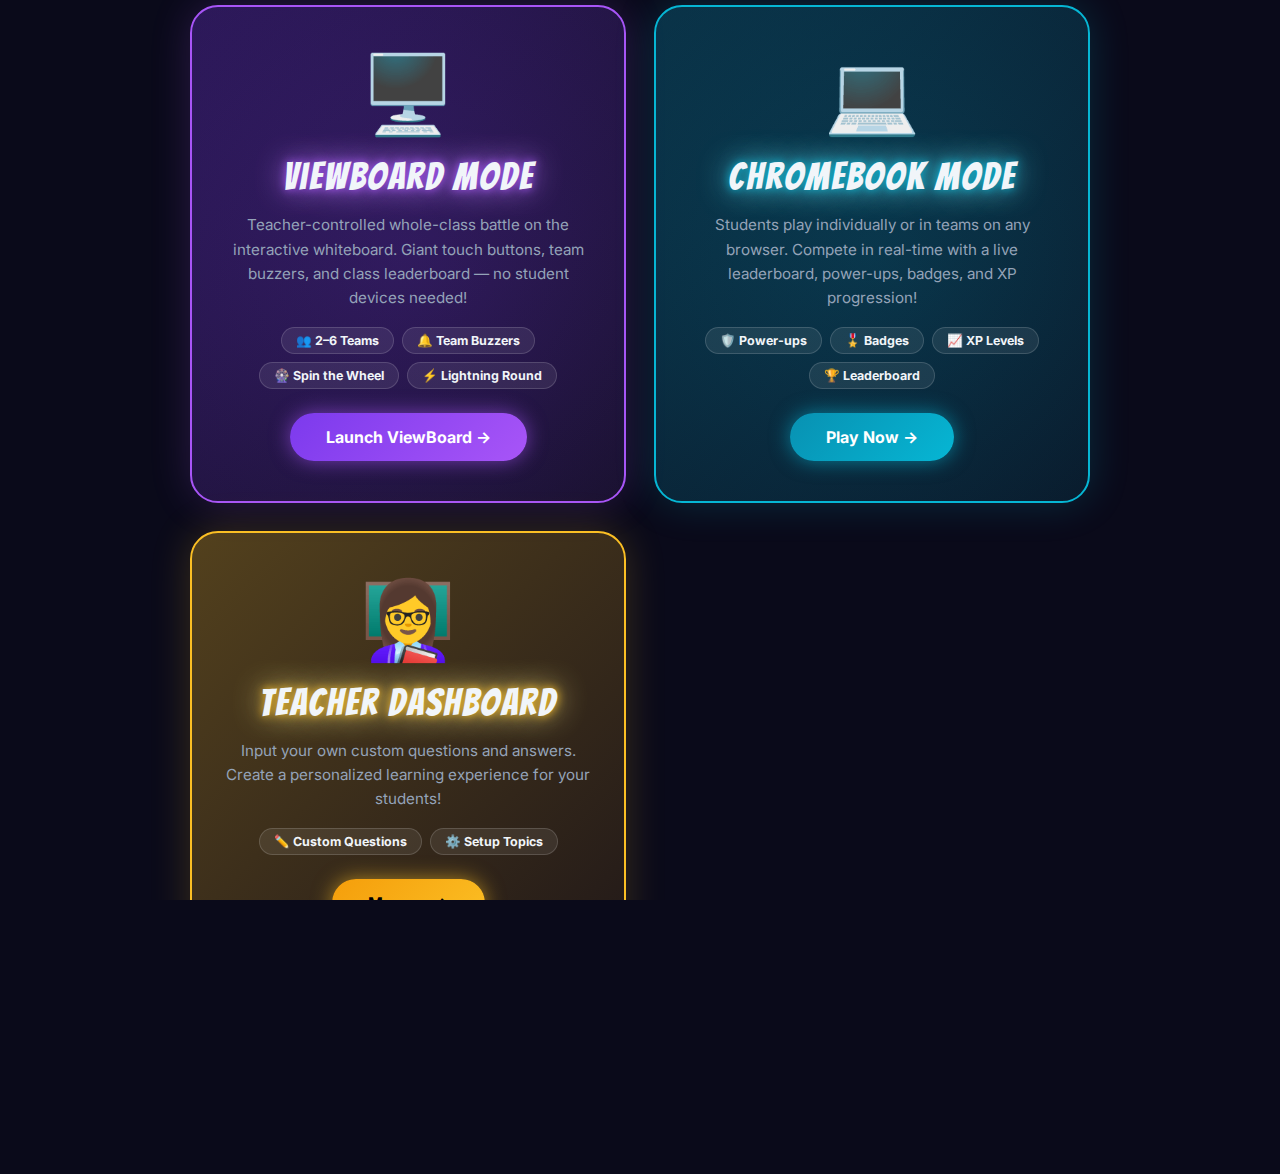
<file: index.html>
<!DOCTYPE html>
<html lang="en">

<head>
  <meta charset="UTF-8">
  <meta name="viewport" content="width=device-width,initial-scale=1.0">
  <title>MATH MAYHEM — The Ultimate Classroom Battle</title>
  <meta name="description"
    content="A gamified classroom math battle game for elementary and middle school students. Play in ViewBoard mode or on Chromebooks!">
  <link rel="stylesheet" href="css/style.css">
  <style>
    body {
      display: flex;
      flex-direction: column;
      align-items: center;
      justify-content: center;
      min-height: 100vh;
      padding: 24px;
    }

    /* Hero title */
    .hero-title {
      font-family: 'Bangers', cursive;
      font-size: clamp(3.5rem, 10vw, 9rem);
      letter-spacing: 4px;
      line-height: 1;
      text-align: center;
      background: linear-gradient(135deg, #a855f7, #06b6d4, #fbbf24);
      -webkit-background-clip: text;
      -webkit-text-fill-color: transparent;
      background-clip: text;
      background-size: 300%;
      animation: gradientShift 4s infinite;
      filter: drop-shadow(0 0 30px rgba(168, 85, 247, 0.5));
    }

    .hero-sub {
      font-family: 'Bangers', cursive;
      font-size: clamp(1rem, 3vw, 1.5rem);
      letter-spacing: 6px;
      color: var(--muted);
      text-transform: uppercase;
      text-align: center;
    }

    /* Mode cards */
    .mode-grid {
      display: grid;
      grid-template-columns: 1fr 1fr;
      gap: 28px;
      width: 100%;
      max-width: 900px;
      margin-top: 48px;
    }

    @media(max-width:640px) {
      .mode-grid {
        grid-template-columns: 1fr;
      }
    }

    .mode-card {
      position: relative;
      overflow: hidden;
      border-radius: 28px;
      padding: 40px 32px;
      border: 2px solid transparent;
      cursor: pointer;
      transition: transform 0.25s, box-shadow 0.25s;
      display: flex;
      flex-direction: column;
      align-items: center;
      gap: 16px;
      text-decoration: none;
      color: var(--white);
      min-height: 320px;
      justify-content: center;
    }

    .mode-card::before {
      content: '';
      position: absolute;
      inset: 0;
      z-index: 0;
      border-radius: inherit;
      opacity: 0.12;
      transition: opacity 0.3s;
    }

    .mode-card:hover {
      transform: scale(1.03);
    }

    .mode-card>* {
      position: relative;
      z-index: 1;
    }

    .mode-card.viewboard {
      background: linear-gradient(135deg, rgba(124, 58, 237, 0.3), rgba(168, 85, 247, 0.1));
      border-color: var(--purple);
      box-shadow: 0 0 40px rgba(168, 85, 247, 0.2);
    }

    .mode-card.viewboard:hover {
      box-shadow: 0 0 60px rgba(168, 85, 247, 0.5);
      border-color: var(--purple-glow);
    }

    .mode-card.viewboard::before {
      background: radial-gradient(circle at 50% 50%, #7c3aed, transparent);
      opacity: 0.15;
    }

    .mode-card.chromebook {
      background: linear-gradient(135deg, rgba(8, 145, 178, 0.3), rgba(6, 182, 212, 0.1));
      border-color: var(--cyan);
      box-shadow: 0 0 40px rgba(6, 182, 212, 0.2);
    }

    .mode-card.chromebook:hover {
      box-shadow: 0 0 60px rgba(6, 182, 212, 0.5);
      border-color: var(--cyan-glow);
    }

    .mode-card.chromebook::before {
      background: radial-gradient(circle at 50% 50%, #0891b2, transparent);
      opacity: 0.15;
    }

    .mode-icon {
      font-size: clamp(3rem, 6vw, 5rem);
      animation: float 3s infinite;
    }

    .mode-title {
      font-family: 'Bangers', cursive;
      font-size: clamp(1.6rem, 4vw, 2.4rem);
      letter-spacing: 2px;
      text-align: center;
    }

    .mode-desc {
      font-size: 0.95rem;
      color: var(--muted);
      text-align: center;
      line-height: 1.6;
    }

    .mode-pills {
      display: flex;
      flex-wrap: wrap;
      gap: 8px;
      justify-content: center;
    }

    .pill {
      padding: 5px 14px;
      border-radius: 50px;
      font-size: 0.78rem;
      font-weight: 700;
      background: rgba(255, 255, 255, 0.08);
      border: 1px solid rgba(255, 255, 255, 0.15);
    }

    .mode-cta {
      margin-top: 8px;
      padding: 14px 36px;
      border-radius: 50px;
      font-weight: 700;
      font-size: 1rem;
      border: none;
      cursor: pointer;
      transition: all 0.2s;
      color: #fff;
    }

    .viewboard .mode-cta {
      background: linear-gradient(135deg, #7c3aed, #a855f7);
      box-shadow: var(--glow-purple);
    }

    .viewboard .mode-cta:hover {
      box-shadow: 0 0 30px rgba(168, 85, 247, 0.8);
      transform: scale(1.05);
    }

    .chromebook .mode-cta {
      background: linear-gradient(135deg, #0891b2, #06b6d4);
      box-shadow: var(--glow-cyan);
    }

    .chromebook .mode-cta:hover {
      box-shadow: 0 0 30px rgba(6, 182, 212, 0.8);
      transform: scale(1.05);
    }

    /* Features row */
    .features {
      display: flex;
      gap: 24px;
      flex-wrap: wrap;
      justify-content: center;
      margin-top: 40px;
      max-width: 900px;
      width: 100%;
    }

    .feat {
      display: flex;
      align-items: center;
      gap: 10px;
      font-size: 0.9rem;
      color: var(--muted);
    }

    .feat span:first-child {
      font-size: 1.4rem;
    }

    /* Footer */
    footer {
      margin-top: 48px;
      color: var(--muted);
      font-size: 0.8rem;
      text-align: center;
    }
  </style>
</head>

<body>

  <!-- Stars background -->
  <div class="stars-bg" id="stars"></div>

  <!-- Branding -->
  <div style="text-align:center;margin-bottom:8px;">
    <div class="hero-title">MATH MAYHEM</div>
    <div class="hero-sub">The Ultimate Classroom Battle ⚡</div>
  </div>

  <!-- Grade badge -->
  <div style="display:flex;gap:12px;margin-top:16px;justify-content:center;flex-wrap:wrap;">
    <span class="pill" style="border-color:var(--purple);color:var(--purple);">⭐ Grades 4 – 8</span>
    <span class="pill" style="border-color:var(--gold);color:var(--gold);">💯 7 Math Topics</span>
    <span class="pill" style="border-color:var(--cyan);color:var(--cyan);">🏆 4 Difficulty Levels</span>
    <span class="pill" style="border-color:var(--green);color:var(--green);">🎮 Power-ups & Badges</span>
  </div>

  <!-- Mode selection -->
  <div class="mode-grid">

    <!-- ViewBoard Mode -->
    <a href="viewboard.html" class="mode-card viewboard">
      <div class="mode-icon">🖥️</div>
      <div class="mode-title glow-purple">ViewBoard Mode</div>
      <div class="mode-desc">
        Teacher-controlled whole-class battle on the interactive whiteboard.
        Giant touch buttons, team buzzers, and class leaderboard — no student devices needed!
      </div>
      <div class="mode-pills">
        <span class="pill">👥 2–6 Teams</span>
        <span class="pill">🔔 Team Buzzers</span>
        <span class="pill">🎡 Spin the Wheel</span>
        <span class="pill">⚡ Lightning Round</span>
      </div>
      <button class="mode-cta">Launch ViewBoard →</button>
    </a>

    <!-- Chromebook Mode -->
    <a href="chromebook.html" class="mode-card chromebook">
      <div class="mode-icon" style="animation-delay:1s">💻</div>
      <div class="mode-title glow-cyan">Chromebook Mode</div>
      <div class="mode-desc">
        Students play individually or in teams on any browser.
        Compete in real-time with a live leaderboard, power-ups, badges, and XP progression!
      </div>
      <div class="mode-pills">
        <span class="pill">🛡️ Power-ups</span>
        <span class="pill">🎖️ Badges</span>
        <span class="pill">📈 XP Levels</span>
        <span class="pill">🏆 Leaderboard</span>
      </div>
      <button class="mode-cta">Play Now →</button>
      <!-- Teacher Mode -->
      <a href="teacher.html" class="mode-card"
        style="background:linear-gradient(135deg,rgba(251,191,36,0.3),rgba(245,158,11,0.1)); border-color:var(--gold); box-shadow:0 0 40px rgba(251,191,36,0.2);">
        <div class="mode-icon" style="animation-delay:2s">👩‍🏫</div>
        <div class="mode-title glow-gold">Teacher Dashboard</div>
        <div class="mode-desc">
          Input your own custom questions and answers. Create a personalized learning experience for your students!
        </div>
        <div class="mode-pills">
          <span class="pill">✏️ Custom Questions</span>
          <span class="pill">⚙️ Setup Topics</span>
        </div>
        <button class="mode-cta"
          style="background:linear-gradient(135deg,#f59e0b,#fbbf24); box-shadow:var(--glow-gold); color:#000;">Manage
          →</button>
      </a>

  </div>

  <!-- Feature row -->
  <div class="features">
    <div class="feat"><span>⏱️</span><span>Countdown timers &amp; speed bonuses</span></div>
    <div class="feat"><span>🔥</span><span>Streak multipliers — up to 2×!</span></div>
    <div class="feat"><span>🎵</span><span>Sound effects built-in (no files needed)</span></div>
    <div class="feat"><span>🌐</span><span>Works offline — no internet required</span></div>
    <div class="feat"><span>📱</span><span>Touch-optimized for every screen size</span></div>
  </div>

  <footer>MATH MAYHEM &copy; 2026 &nbsp;|&nbsp; Built for classrooms, grades 4–8</footer>

  <script>
    // Generate starfield
    const starsBg = document.getElementById('stars');
    for (let i = 0; i < 120; i++) {
      const s = document.createElement('div');
      s.className = 'star-dot';
      const size = Math.random() * 2.5 + 0.5;
      Object.assign(s.style, {
        width: size + 'px', height: size + 'px',
        left: Math.random() * 100 + '%',
        top: Math.random() * 100 + '%',
        animationDelay: Math.random() * 3 + 's',
        animationDuration: (2 + Math.random() * 3) + 's'
      });
      starsBg.appendChild(s);
    }
  </script>
</body>

</html>
</file>
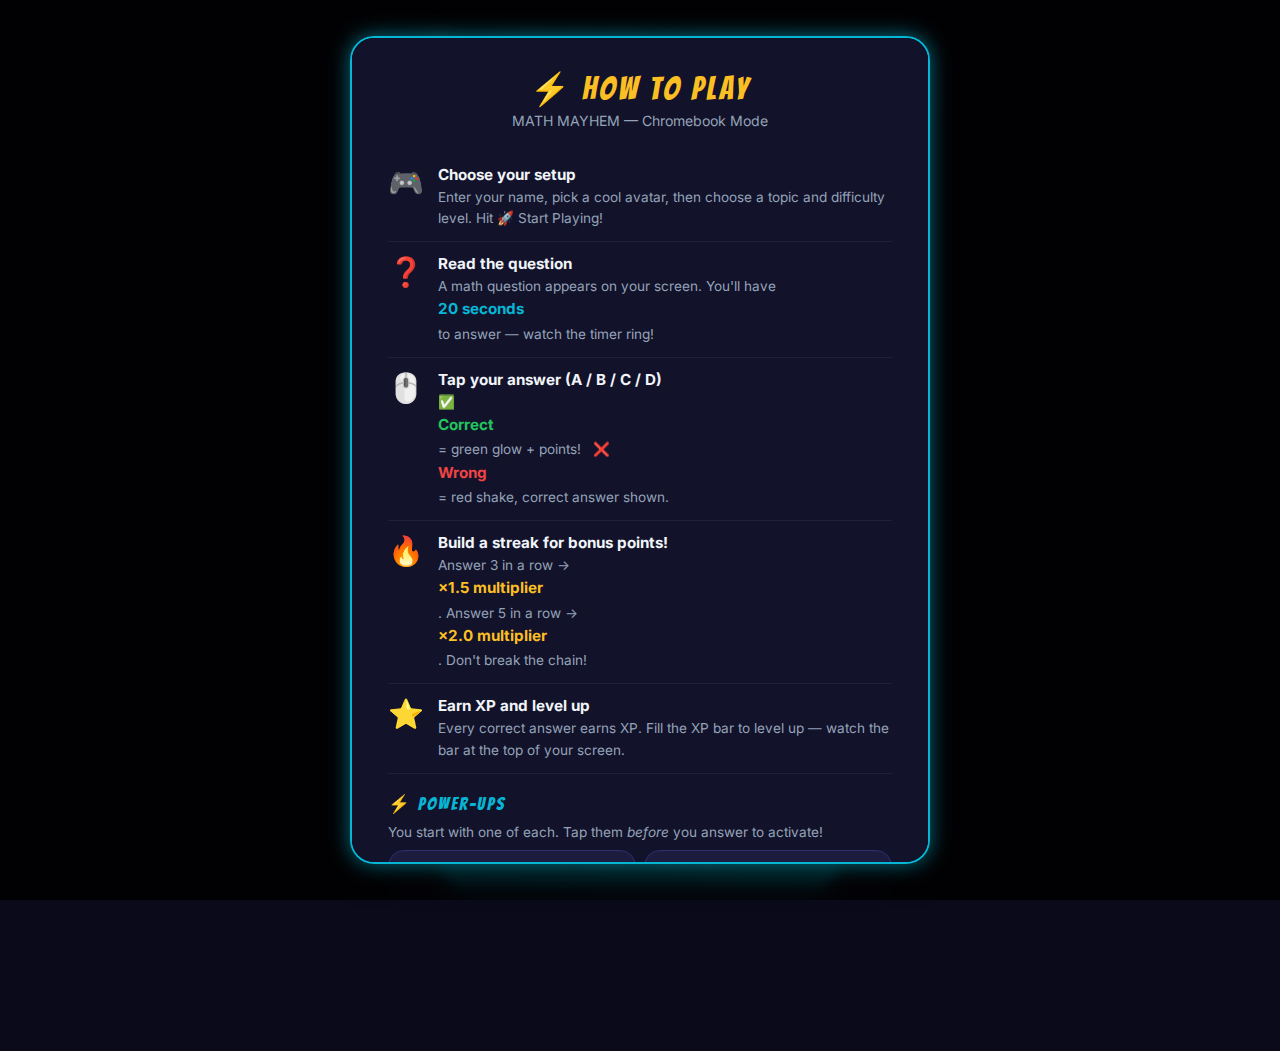
<file: chromebook.html>
<!DOCTYPE html>
<html lang="en">

<head>
    <meta charset="UTF-8">
    <meta name="viewport" content="width=device-width,initial-scale=1.0">
    <title>MATH MAYHEM — Chromebook Mode</title>
    <meta name="description"
        content="Chromebook student mode for MATH MAYHEM. Play individually or in teams on any browser.">
    <link rel="stylesheet" href="css/style.css">
    <style>
        body {
            min-height: 100vh;
            display: flex;
            flex-direction: column;
        }

        /* ─── LOGIN ─── */
        #screen-login {
            flex: 1;
            display: flex;
            flex-direction: column;
            align-items: center;
            justify-content: center;
            padding: 32px;
            gap: 24px;
        }

        .login-card {
            background: var(--surface);
            border: 1px solid var(--border);
            border-radius: var(--radius-lg);
            padding: 40px;
            width: 100%;
            max-width: 480px;
            box-shadow: var(--shadow), 0 0 60px rgba(6, 182, 212, 0.1);
        }

        .avatar-grid {
            display: grid;
            grid-template-columns: repeat(6, 1fr);
            gap: 8px;
        }

        .av-btn {
            font-size: 1.8rem;
            background: var(--surface2);
            border: 2px solid var(--border);
            border-radius: var(--radius);
            padding: 8px;
            cursor: pointer;
            transition: all 0.2s;
        }

        .av-btn:hover,
        .av-btn.selected {
            border-color: var(--cyan);
            background: rgba(6, 182, 212, 0.12);
            transform: scale(1.15);
        }

        /* ─── GAME ─── */
        #screen-game {
            display: none;
            flex: 1;
            flex-direction: column;
        }

        .cb-topbar {
            display: flex;
            align-items: center;
            gap: 12px;
            padding: 10px 20px;
            background: var(--surface);
            border-bottom: 1px solid var(--border);
            flex-wrap: wrap;
        }

        .cb-player-chip {
            display: flex;
            align-items: center;
            gap: 8px;
            font-weight: 700;
        }

        .cb-main {
            flex: 1;
            display: flex;
            gap: 0;
            overflow: hidden;
            min-height: 0;
        }

        .cb-play-area {
            flex: 1;
            display: flex;
            flex-direction: column;
            padding: 20px;
            gap: 16px;
            overflow-y: auto;
        }

        .cb-sidebar {
            width: 240px;
            flex-shrink: 0;
            background: var(--surface);
            border-left: 1px solid var(--border);
            padding: 16px;
            display: flex;
            flex-direction: column;
            gap: 14px;
            overflow-y: auto;
        }

        @media(max-width:760px) {
            .cb-sidebar {
                display: none;
            }
        }

        /* Timer ring */
        .timer-ring-svg {
            transform: rotate(-90deg);
        }

        .timer-center {
            position: absolute;
            display: flex;
            align-items: center;
            justify-content: center;
            width: 100%;
            height: 100%;
        }

        /* Question card */
        .cb-q-card {
            background: var(--surface);
            border: 2px solid var(--cyan);
            border-radius: var(--radius-lg);
            padding: 28px 32px;
            box-shadow: var(--glow-cyan);
            text-align: center;
        }

        .cb-q-text {
            font-size: clamp(1.2rem, 3vw, 2rem);
            font-weight: 700;
            line-height: 1.4;
        }

        /* Answers */
        .cb-answers {
            display: grid;
            grid-template-columns: 1fr 1fr;
            gap: 12px;
        }

        @media(max-width:500px) {
            .cb-answers {
                grid-template-columns: 1fr;
            }
        }

        /* Power-up bar */
        .pu-bar {
            display: flex;
            gap: 10px;
            justify-content: center;
            flex-wrap: wrap;
            padding: 8px;
            background: var(--surface);
            border-radius: var(--radius);
            border: 1px solid var(--border);
        }

        /* ─── LEADERBOARD OVERLAY ─── */
        #lb-overlay {
            display: none;
        }

        #lb-overlay .modal {
            max-width: 440px;
        }

        /* ─── END ─── */
        #screen-end {
            display: none;
            flex: 1;
            flex-direction: column;
            align-items: center;
            justify-content: center;
            padding: 32px;
            gap: 24px;
        }

        .end-big {
            font-family: 'Bangers', cursive;
            font-size: clamp(2.5rem, 8vw, 5.5rem);
            letter-spacing: 3px;
            text-align: center;
        }

        /* Badge notification */
        .badge-notif {
            position: fixed;
            top: 80px;
            left: 50%;
            transform: translateX(-50%);
            z-index: 6000;
            background: var(--surface2);
            border: 2px solid var(--gold);
            border-radius: var(--radius-lg);
            padding: 16px 28px;
            text-align: center;
            box-shadow: var(--glow-gold);
            animation: badgePop 0.5s cubic-bezier(0.34, 1.56, 0.64, 1);
            pointer-events: none;
        }

        .badge-notif .b-icon {
            font-size: 2.5rem;
        }

        .badge-notif .b-name {
            font-family: 'Bangers', cursive;
            font-size: 1.4rem;
            color: var(--gold);
            letter-spacing: 1px;
        }

        .badge-notif .b-desc {
            font-size: 0.85rem;
            color: var(--muted);
        }

        /* Points popup */
        .pts-popup {
            position: fixed;
            pointer-events: none;
            z-index: 5500;
            font-family: 'Bangers', cursive;
            font-size: 2rem;
            color: var(--gold);
            text-shadow: var(--glow-gold);
            animation: ptsFloat 1.2s ease forwards;
            top: 50%;
            left: 50%;
            transform: translate(-50%, -50%);
        }

        @keyframes ptsFloat {
            0% {
                opacity: 1;
                transform: translate(-50%, -50%);
            }

            100% {
                opacity: 0;
                transform: translate(-50%, -150%);
            }
        }

        /* ─── INSTRUCTION MODAL ─── */
        .instr-modal {
            display: none;
            position: fixed;
            inset: 0;
            z-index: 9000;
            background: rgba(0, 0, 0, 0.85);
            backdrop-filter: blur(6px);
            align-items: center;
            justify-content: center;
            padding: 20px;
        }

        .instr-modal.open {
            display: flex;
        }

        .instr-box {
            background: var(--surface);
            border: 2px solid var(--cyan);
            border-radius: var(--radius-lg);
            box-shadow: var(--glow-cyan), var(--shadow);
            padding: 32px 36px;
            max-width: 580px;
            width: 100%;
            max-height: 92vh;
            overflow-y: auto;
        }

        .instr-title {
            font-family: 'Bangers', cursive;
            font-size: 2rem;
            letter-spacing: 3px;
            color: var(--gold);
            text-align: center;
            margin-bottom: 4px;
        }

        .instr-subtitle {
            text-align: center;
            color: var(--muted);
            font-size: 0.88rem;
            margin-bottom: 24px;
        }

        .instr-step {
            display: flex;
            gap: 14px;
            align-items: flex-start;
            padding: 12px 0;
            border-bottom: 1px solid rgba(255, 255, 255, 0.06);
        }

        .instr-step:last-child {
            border-bottom: none;
        }

        .instr-step .step-icon {
            font-size: 1.8rem;
            flex-shrink: 0;
            width: 36px;
            text-align: center;
        }

        .instr-step .step-body strong {
            display: block;
            font-size: 0.95rem;
            color: var(--white);
            margin-bottom: 3px;
        }

        .instr-step .step-body p {
            color: var(--muted);
            font-size: 0.85rem;
            line-height: 1.55;
            margin: 0;
        }

        .instr-h3 {
            font-family: 'Bangers', cursive;
            font-size: 1.1rem;
            letter-spacing: 2px;
            color: var(--cyan);
            margin: 20px 0 10px;
        }

        .pu-grid {
            display: grid;
            grid-template-columns: 1fr 1fr;
            gap: 8px;
        }

        .pu-card {
            background: var(--surface2);
            border: 1px solid var(--border);
            border-radius: var(--radius);
            padding: 10px 12px;
            font-size: 0.83rem;
        }

        .pu-card .pu-name {
            font-weight: 700;
            color: var(--white);
            margin-bottom: 3px;
        }

        .pu-card .pu-desc {
            color: var(--muted);
        }

        .hint-box {
            background: rgba(168, 85, 247, 0.1);
            border-left: 3px solid var(--purple);
            border-radius: 0 var(--radius) var(--radius) 0;
            padding: 10px 14px;
            font-size: 0.85rem;
            color: var(--purple-glow);
            margin-top: 14px;
        }

        .help-btn {
            background: none;
            border: 1px solid var(--border);
            color: var(--muted);
            border-radius: 50%;
            width: 32px;
            height: 32px;
            font-size: 1rem;
            cursor: pointer;
            transition: all 0.2s;
            flex-shrink: 0;
        }

        .help-btn:hover {
            border-color: var(--cyan);
            color: var(--cyan);
        }
    </style>
</head>

<body>

    <div class="stars-bg" id="stars"></div>

    <!-- ═══════════════════════════════════════════════════
     SCREEN 1: LOGIN
════════════════════════════════════════════════════ -->
    <section id="screen-login">
        <div style="text-align:center;">
            <div style="font-family:'Bangers',cursive;font-size:clamp(2.5rem,7vw,5rem);letter-spacing:3px;"
                class="glow-cyan">⚡ MATH MAYHEM</div>
            <div style="font-family:'Bangers',cursive;font-size:1.1rem;color:var(--muted);letter-spacing:4px;">
                CHROMEBOOK MODE</div>
        </div>

        <div class="login-card">
            <div
                style="font-family:'Bangers',cursive;font-size:1.5rem;letter-spacing:2px;margin-bottom:20px;color:var(--cyan);">
                PLAYER SETUP</div>

            <div style="display:flex;flex-direction:column;gap:16px;">
                <div>
                    <label class="label">🎮 Your Name</label>
                    <input class="input-field" id="player-name" placeholder="Enter your name..." maxlength="20">
                </div>

                <div>
                    <label class="label">🎭 Pick Your Avatar</label>
                    <div class="avatar-grid" id="avatar-grid"></div>
                </div>

                <div>
                    <label class="label">📚 Math Topic</label>
                    <select class="select-field" id="cb-topic">
                        <option value="all">🌀 All Topics (Mixed)</option>
                        <option value="addition">➕ Addition &amp; Subtraction</option>
                        <option value="multiplication">✖️ Multiplication &amp; Division</option>
                        <option value="fractions">🍕 Fractions</option>
                        <option value="decimals">💧 Decimals</option>
                        <option value="algebra">🔢 Algebra</option>
                        <option value="word_problems">📖 Word Problems</option>
                        <option value="custom">🛠️ Teacher Custom Questions</option>
                    </select>
                </div>

                <div class="grid-2">
                    <div>
                        <label class="label">⭐ Level</label>
                        <select class="select-field" id="cb-level">
                            <option value="1">⭐ Rookie</option>
                            <option value="2" selected>⭐⭐ Challenger</option>
                            <option value="3">⭐⭐⭐ Elite</option>
                            <option value="4">💥 MAYHEM</option>
                        </select>
                    </div>
                    <div>
                        <label class="label">❓ Questions</label>
                        <select class="select-field" id="cb-qcount">
                            <option value="5">5 Quick</option>
                            <option value="10" selected>10 Standard</option>
                            <option value="15">15 Extended</option>
                        </select>
                    </div>
                </div>

                <button class="btn btn-cyan btn-lg w-full" id="btn-cb-start" onclick="startCBGame()"
                    style="margin-top:8px;">
                    🚀 Start Playing!
                </button>
                <button class="btn btn-ghost w-full" style="padding:10px;"
                    onclick="document.getElementById('cb-instr-modal').classList.add('open')">
                    ❓ How to Play
                </button>
                <a href="index.html" style="display:block;text-align:center;font-size:0.85rem;color:var(--muted);">←
                    Back to Mode Select</a>
            </div>
        </div>
    </section>

    <!-- ═══════════════════════════════════════════════════
     SCREEN 2: GAME
════════════════════════════════════════════════════ -->
    <section id="screen-game">
        <!-- Top bar -->
        <div class="cb-topbar">
            <div class="cb-player-chip">
                <span id="cb-avatar" style="font-size:1.6rem;">🧑</span>
                <span id="cb-pname" style="font-size:1rem;">Player</span>
            </div>
            <div class="score-badge">
                ⭐ <span id="cb-score">0</span> pts
            </div>
            <div class="streak-flame" id="cb-streak-display"></div>
            <div style="flex:1;"></div>
            <div style="font-size:0.85rem;color:var(--muted);" id="cb-qnum">Q 1/10</div>
            <button class="help-btn" title="How to Play"
                onclick="document.getElementById('cb-instr-modal').classList.add('open')">?</button>
            <div class="xp-bar-wrap" style="width:140px;">
                <div class="xp-bar-label">
                    <span id="cb-level-label">Lv 1</span>
                    <span id="cb-xp-label">0 XP</span>
                </div>
                <div class="xp-bar">
                    <div class="xp-fill" id="cb-xp-fill" style="width:0%;"></div>
                </div>
            </div>
        </div>

        <!-- Main -->
        <div class="cb-main">
            <div class="cb-play-area">
                <!-- Timer + question -->
                <div style="display:flex;align-items:flex-start;gap:16px;">
                    <!-- Timer ring -->
                    <div class="timer-ring-wrap" style="width:90px;height:90px;flex-shrink:0;">
                        <svg class="timer-ring-svg" width="90" height="90">
                            <circle class="timer-bg" cx="45" cy="45" r="38" />
                            <circle class="timer-bar" id="cb-timer-circle" cx="45" cy="45" r="38" stroke-dasharray="239"
                                stroke-dashoffset="0" />
                        </svg>
                        <div class="timer-center">
                            <div id="cb-timer-num" class="timer-label" style="font-size:1.8rem;">20</div>
                        </div>
                    </div>
                    <!-- Question card -->
                    <div class="cb-q-card" style="flex:1;">
                        <div id="cb-q-text" class="cb-q-text">Loading...</div>
                    </div>
                </div>

                <!-- Active power-up indicator -->
                <div id="cb-active-pu-bar"
                    style="display:none;text-align:center;padding:10px;border-radius:var(--radius);border:2px solid var(--gold);background:rgba(251,191,36,0.08);color:var(--gold);font-weight:700;">
                    ✨ <span id="cb-active-pu-label">Power-up active!</span>
                </div>

                <!-- Answer buttons -->
                <div class="cb-answers" id="cb-answers"></div>

                <!-- Power-up bar -->
                <div class="pu-bar" id="cb-pu-bar"></div>
            </div>

            <!-- Sidebar -->
            <aside class="cb-sidebar">
                <div style="font-family:'Bangers',cursive;font-size:1.1rem;letter-spacing:2px;color:var(--muted);">
                    LEADERBOARD</div>
                <div id="cb-lb-sidebar" class="scroll-list" style="max-height:none;"></div>
                <hr class="neon-divider" style="margin:4px 0;">
                <div style="font-family:'Bangers',cursive;font-size:1.1rem;letter-spacing:2px;color:var(--muted);">YOUR
                    BADGES</div>
                <div id="cb-badges-sidebar" style="display:flex;flex-wrap:wrap;gap:8px;"></div>
            </aside>
        </div>
    </section>

    <!-- ─── Leaderboard Overlay (mid-game) ─── -->
    <div class="overlay" id="lb-overlay" style="display:none;">
        <div class="modal text-center" style="max-width:440px;">
            <div
                style="font-family:'Bangers',cursive;font-size:2rem;letter-spacing:2px;color:var(--gold);margin-bottom:16px;">
                🏆 LEADERBOARD</div>
            <div id="lb-overlay-list" class="scroll-list" style="max-height:50vh;"></div>
            <button class="btn btn-cyan btn-lg w-full mt-4" onclick="closeLB()">Continue Playing →</button>
        </div>
    </div>

    <!-- ═══════════════════════════════════════════════════
     SCREEN 3: END
════════════════════════════════════════════════════ -->
    <section id="screen-end">
        <div class="end-big" id="end-headline">🎉 GAME COMPLETE!</div>
        <div id="end-podium" class="podium-wrap"></div>
        <div class="card text-center" style="max-width:480px;width:100%;">
            <div id="end-player-summary"></div>
        </div>
        <div id="end-badges" style="display:flex;flex-wrap:wrap;gap:10px;justify-content:center;max-width:600px;"></div>
        <div id="end-all-lb" class="scroll-list" style="width:100%;max-width:500px;"></div>
        <div style="display:flex;gap:16px;flex-wrap:wrap;justify-content:center;">
            <button class="btn btn-cyan btn-lg" onclick="location.href='chromebook.html'">🔄 Play Again</button>
            <button class="btn btn-ghost btn-lg" onclick="location.href='index.html'">🏠 Home</button>
        </div>
    </section>

    <!-- ═══════════════════════════════════════════════════
     STUDENT INSTRUCTIONS MODAL
════════════════════════════════════════════════════ -->
    <div class="instr-modal open" id="cb-instr-modal">
        <div class="instr-box">
            <div class="instr-title">⚡ HOW TO PLAY</div>
            <div class="instr-subtitle">MATH MAYHEM — Chromebook Mode</div>

            <!-- Steps -->
            <div class="instr-step">
                <div class="step-icon">🎮</div>
                <div class="step-body">
                    <strong>Choose your setup</strong>
                    <p>Enter your name, pick a cool avatar, then choose a topic and difficulty level. Hit 🚀 Start
                        Playing!</p>
                </div>
            </div>
            <div class="instr-step">
                <div class="step-icon">❓</div>
                <div class="step-body">
                    <strong>Read the question</strong>
                    <p>A math question appears on your screen. You'll have <strong style="color:var(--cyan);">20
                            seconds</strong> to answer — watch the timer ring!</p>
                </div>
            </div>
            <div class="instr-step">
                <div class="step-icon">🖱️</div>
                <div class="step-body">
                    <strong>Tap your answer (A / B / C / D)</strong>
                    <p>✅ <strong style="color:var(--green);">Correct</strong> = green glow + points! &nbsp; ❌ <strong
                            style="color:var(--red);">Wrong</strong> = red shake, correct answer shown.</p>
                </div>
            </div>
            <div class="instr-step">
                <div class="step-icon">🔥</div>
                <div class="step-body">
                    <strong>Build a streak for bonus points!</strong>
                    <p>Answer 3 in a row → <strong style="color:var(--gold);">×1.5 multiplier</strong>. Answer 5 in a
                        row → <strong style="color:var(--gold);">×2.0 multiplier</strong>. Don't break the chain!</p>
                </div>
            </div>
            <div class="instr-step">
                <div class="step-icon">⭐</div>
                <div class="step-body">
                    <strong>Earn XP and level up</strong>
                    <p>Every correct answer earns XP. Fill the XP bar to level up — watch the bar at the top of your
                        screen.</p>
                </div>
            </div>

            <!-- Power-ups -->
            <div class="instr-h3">⚡ POWER-UPS</div>
            <p style="color:var(--muted);font-size:0.85rem;margin-bottom:10px;">You start with one of each. Tap them
                <em>before</em> you answer to activate!
            </p>
            <div class="pu-grid">
                <div class="pu-card">
                    <div class="pu-name">🛡️ Shield</div>
                    <div class="pu-desc">Makes a wrong answer count as zero — safe miss!</div>
                </div>
                <div class="pu-card">
                    <div class="pu-name">⚡ Double Points</div>
                    <div class="pu-desc">Your next correct answer is worth 2× points.</div>
                </div>
                <div class="pu-card">
                    <div class="pu-name">❄️ Freeze</div>
                    <div class="pu-desc">Stops the countdown timer for 5 seconds.</div>
                </div>
                <div class="pu-card">
                    <div class="pu-name">💣 Bomb</div>
                    <div class="pu-desc">Blows up 2 wrong answers — only 2 choices left!</div>
                </div>
            </div>

            <!-- Badges -->
            <div class="instr-h3">🎖️ BADGES</div>
            <p style="color:var(--muted);font-size:0.85rem;">Earn badges during the game for special achievements:</p>
            <div style="display:flex;flex-wrap:wrap;gap:8px;margin-top:8px;">
                <span class="pill" style="border-color:var(--gold);color:var(--gold);">🔥 On Fire — 5 streak</span>
                <span class="pill" style="border-color:var(--cyan);color:var(--cyan);">⚡ Speed Demon — answer in
                    &lt;3s</span>
                <span class="pill" style="border-color:var(--green);color:var(--green);">🌟 Perfect Round — all
                    correct</span>
                <span class="pill" style="border-color:var(--purple);color:var(--purple);">👑 Champion — finish in 1st
                    place</span>
            </div>

            <div class="hint-box">💡 <strong>Pro tip:</strong> Use Bomb + Double Points together for massive points on a
                tricky question!</div>

            <div style="text-align:center;margin-top:24px;">
                <button class="btn btn-cyan btn-lg"
                    onclick="document.getElementById('cb-instr-modal').classList.remove('open')">
                    Let's Go! 🚀
                </button>
            </div>
        </div>
    </div>

    <!-- Scripts -->
    <script src="js/questions.js"></script>
    <script src="js/engine.js"></script>
    <script src="js/sounds.js"></script>
    <script src="js/confetti.js"></script>
    <script src="js/chromebook.js"></script>
    <script>
        // Stars
        const starsBg = document.getElementById('stars');
        for (let i = 0; i < 80; i++) {
            const s = document.createElement('div'); s.className = 'star-dot';
            const sz = Math.random() * 2 + 0.5;
            Object.assign(s.style, { width: sz + 'px', height: sz + 'px', left: Math.random() * 100 + '%', top: Math.random() * 100 + '%', animationDelay: Math.random() * 3 + 's', animationDuration: (2 + Math.random() * 3) + 's' });
            starsBg.appendChild(s);
        }
        initLogin();
    </script>
</body>

</html>
</file>
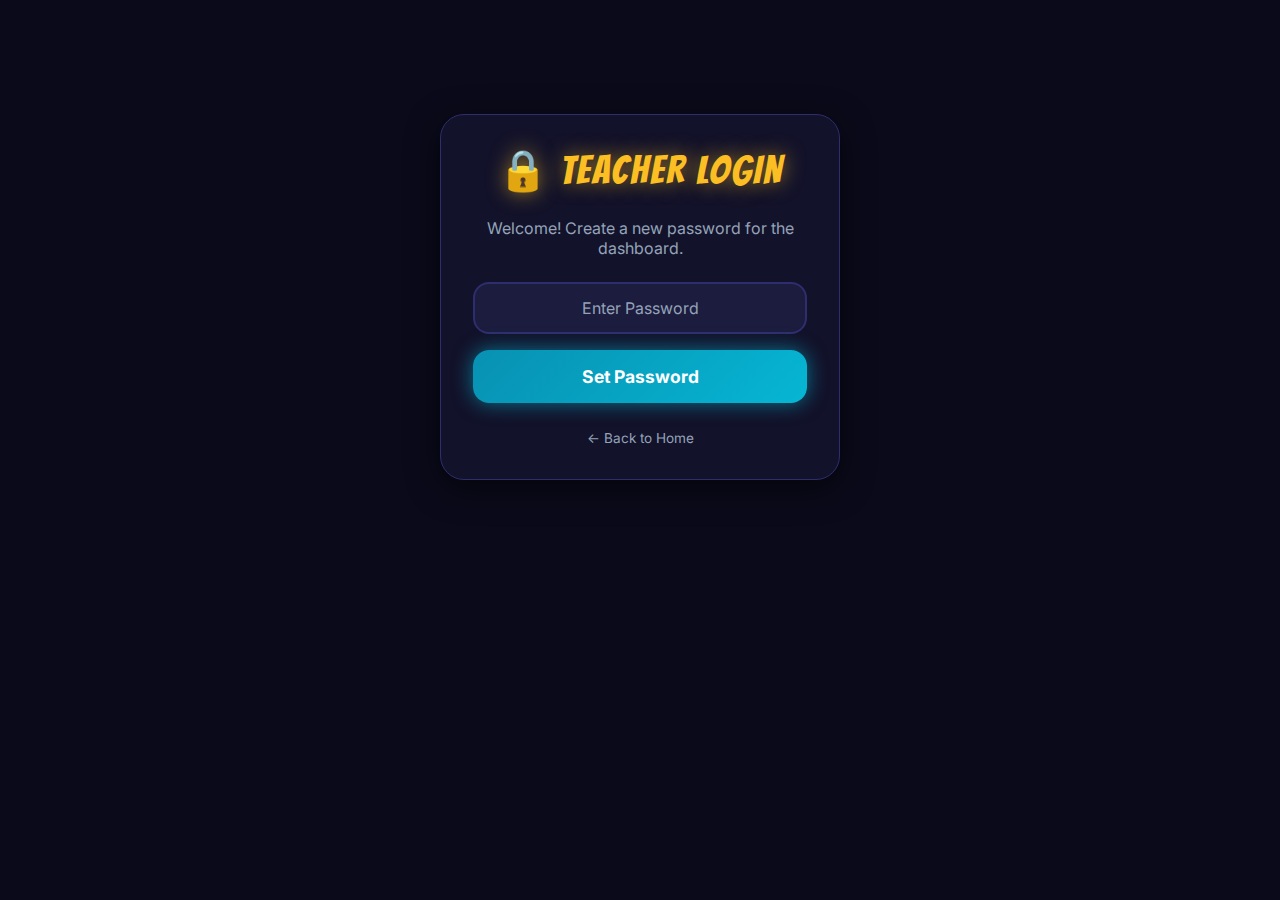
<file: teacher.html>
<!DOCTYPE html>
<html lang="en">

<head>
    <meta charset="UTF-8">
    <meta name="viewport" content="width=device-width,initial-scale=1.0">
    <title>Teacher Dashboard — MATH MAYHEM</title>
    <link rel="stylesheet" href="css/style.css">
    <style>
        body {
            padding: 24px;
            display: flex;
            flex-direction: column;
            align-items: center;
            min-height: 100vh;
        }

        .dashboard {
            background: var(--surface);
            border: 1px solid var(--border);
            border-radius: var(--radius-lg);
            width: 100%;
            max-width: 800px;
            padding: 32px;
            box-shadow: var(--shadow);
            z-index: 10;
        }

        .header-title {
            font-family: 'Bangers', cursive;
            font-size: 3rem;
            color: var(--gold);
            letter-spacing: 2px;
            text-shadow: var(--glow-gold);
            text-align: center;
            margin-bottom: 24px;
        }

        .section-title {
            font-size: 1.4rem;
            font-weight: bold;
            color: var(--white);
            margin: 24px 0 16px;
            border-bottom: 1px solid var(--border);
            padding-bottom: 8px;
        }

        .form-row {
            display: grid;
            grid-template-columns: 1fr 1fr;
            gap: 16px;
            margin-bottom: 16px;
        }

        .form-row.full {
            grid-template-columns: 1fr;
        }

        .q-card {
            background: var(--surface2);
            border: 1px solid var(--border);
            border-left: 4px solid var(--cyan);
            padding: 16px;
            border-radius: var(--radius);
            margin-bottom: 12px;
            display: flex;
            justify-content: space-between;
            align-items: center;
        }

        .q-details {
            flex: 1;
            margin-right: 16px;
        }

        .q-text {
            font-weight: bold;
            font-size: 1.1rem;
            margin-bottom: 4px;
        }

        .q-meta {
            font-size: 0.85rem;
            color: var(--muted);
        }

        .delete-btn {
            background: var(--red);
            color: white;
            border: none;
            padding: 8px 16px;
            border-radius: var(--radius);
            cursor: pointer;
            font-weight: bold;
        }

        .delete-btn:hover {
            background: #b91c1c;
        }
    </style>
</head>

<body>

    <div class="stars-bg" id="stars"></div>

    <div class="dashboard" id="login-section"
        style="text-align: center; max-width: 400px; margin: auto; margin-top: 10vh;">
        <div class="header-title" style="font-size: 2.5rem;">🔒 TEACHER LOGIN</div>
        <p style="color:var(--muted); margin-bottom: 24px;" id="login-prompt">Enter your password to access the
            dashboard.</p>

        <input type="password" id="teacher-pwd" class="input-field" placeholder="Enter Password"
            style="margin-bottom: 16px; text-align: center;">
        <button class="btn btn-cyan w-full" style="padding:16px; font-size:1.1rem;" onclick="attemptLogin()"
            id="login-btn">Login</button>

        <div style="margin-top:24px;">
            <a href="index.html" style="font-size:0.85rem;color:var(--muted);">← Back to Home</a>
        </div>
    </div>

    <div class="dashboard" id="dashboard-section" style="display:none;">
        <div class="header-title">👩‍🏫 TEACHER DASHBOARD</div>
        <div style="text-align:center; margin-bottom:24px;">
            <a href="index.html" class="btn btn-ghost">← Back to Home</a>
        </div>

        <div class="section-title">➕ Add New Custom Question</div>
        <div class="form-row full">
            <div>
                <label class="label">Question Text</label>
                <input type="text" id="q-text" class="input-field"
                    placeholder="e.g., What is the capital of France? (or a custom Math question)">
            </div>
        </div>

        <div class="form-row">
            <div>
                <label class="label">Topic Group</label>
                <select id="q-topic" class="select-field">
                    <option value="addition">Addition & Subtraction</option>
                    <option value="multiplication">Multiplication & Division</option>
                    <option value="fractions">Fractions</option>
                    <option value="decimals">Decimals</option>
                    <option value="algebra">Algebra</option>
                    <option value="geometry">Geometry</option>
                    <option value="word_problems">Word Problems</option>
                    <option value="custom">Custom Syllabus (Mixed)</option>
                </select>
            </div>
            <div>
                <label class="label">Difficulty Level</label>
                <select id="q-level" class="select-field">
                    <option value="1">⭐ Rookie (Level 1)</option>
                    <option value="2">⭐⭐ Challenger (Level 2)</option>
                    <option value="3">⭐⭐⭐ Elite (Level 3)</option>
                    <option value="4">💥 MAYHEM (Level 4)</option>
                </select>
            </div>
        </div>

        <div class="form-row">
            <div>
                <label class="label">Correct Answer</label>
                <input type="text" id="q-ans-correct" class="input-field" placeholder="Correct Answer">
            </div>
            <div>
                <label class="label">Wrong Answer 1</label>
                <input type="text" id="q-ans-w1" class="input-field" placeholder="Distractor 1">
            </div>
        </div>
        <div class="form-row">
            <div>
                <label class="label">Wrong Answer 2 (Optional)</label>
                <input type="text" id="q-ans-w2" class="input-field" placeholder="Distractor 2">
            </div>
            <div>
                <label class="label">Wrong Answer 3 (Optional)</label>
                <input type="text" id="q-ans-w3" class="input-field" placeholder="Distractor 3">
            </div>
        </div>

        <button class="btn btn-cyan w-full" style="padding:16px; font-size:1.1rem;" onclick="addQuestion()">Add Question
            to Database</button>

        <div class="section-title" style="margin-top:40px;">📚 Your Custom Questions (<span id="q-count">0</span>)</div>
        <div id="q-list">
            <!-- Question list goes here -->
        </div>
        <div style="text-align: right; margin-top: 16px;">
            <button class="btn btn-ghost" style="color:var(--red); border-color:var(--red);"
                onclick="clearAllQuestions()">🗑️ Clear All Custom Data</button>
        </div>
    </div>

    <script src="js/teacher.js"></script>
    <script>
        // Stars background
        const starsBg = document.getElementById('stars');
        for (let i = 0; i < 60; i++) {
            const s = document.createElement('div'); s.className = 'star-dot';
            const sz = Math.random() * 2 + 0.5;
            Object.assign(s.style, { width: sz + 'px', height: sz + 'px', left: Math.random() * 100 + '%', top: Math.random() * 100 + '%', animationDelay: Math.random() * 3 + 's', animationDuration: (2 + Math.random() * 3) + 's' });
            starsBg.appendChild(s);
        }
    </script>
</body>

</html>
</file>
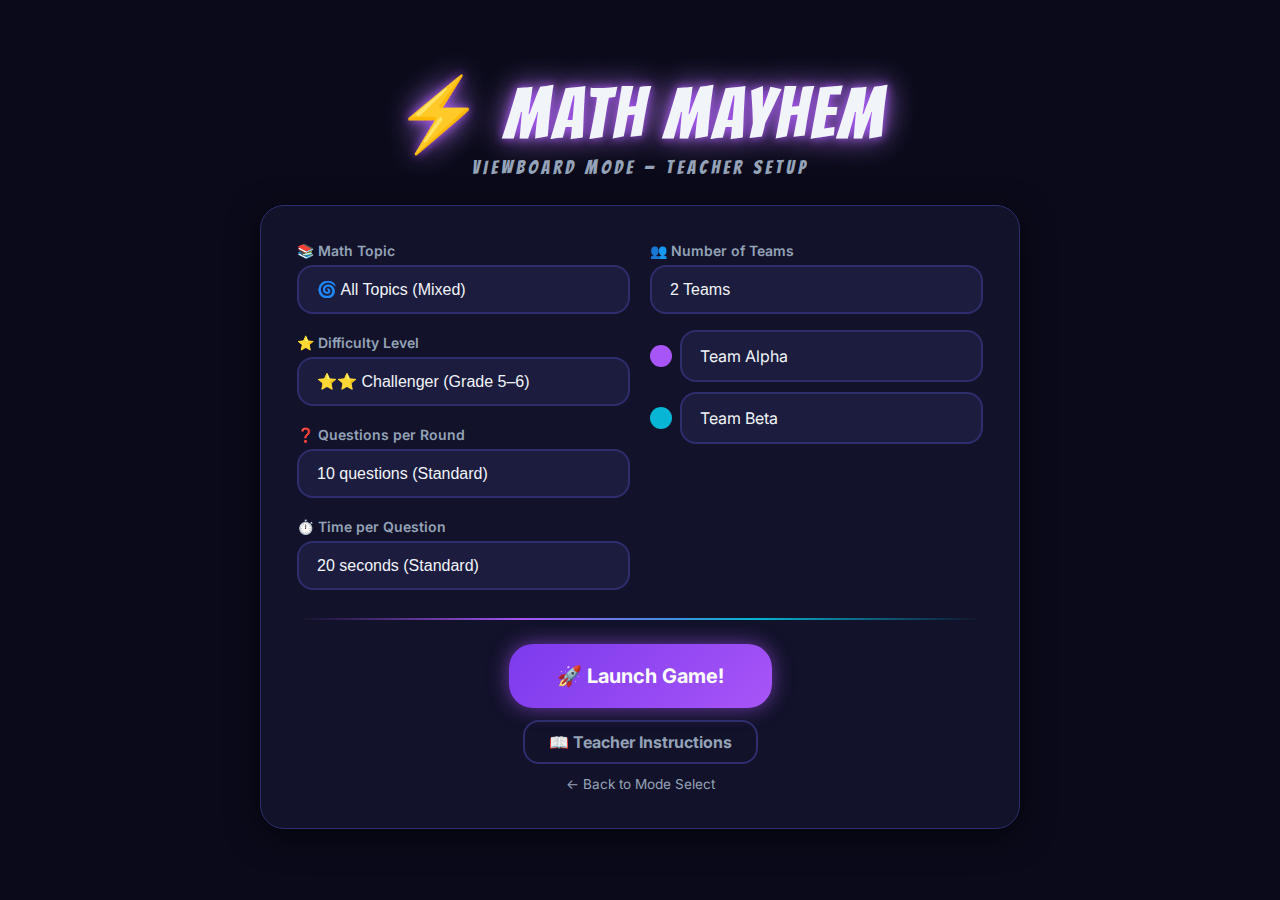
<file: viewboard.html>
<!DOCTYPE html>
<html lang="en">

<head>
    <meta charset="UTF-8">
    <meta name="viewport" content="width=device-width,initial-scale=1.0">
    <title>MATH MAYHEM — ViewBoard Mode</title>
    <meta name="description"
        content="ViewBoard whole-class mode for MATH MAYHEM. Teacher-controlled team battle on an interactive whiteboard.">
    <link rel="stylesheet" href="css/style.css">
    <style>
        body {
            min-height: 100vh;
            display: flex;
            flex-direction: column;
        }

        /* ─── SETUP SCREEN ─── */
        #screen-setup {
            flex: 1;
            display: flex;
            flex-direction: column;
            align-items: center;
            justify-content: center;
            padding: 32px;
            gap: 28px;
        }

        .setup-header {
            text-align: center;
        }

        .setup-card {
            background: var(--surface);
            border: 1px solid var(--border);
            border-radius: var(--radius-lg);
            padding: 36px;
            width: 100%;
            max-width: 760px;
            box-shadow: var(--shadow);
        }

        .setup-grid {
            display: grid;
            grid-template-columns: 1fr 1fr;
            gap: 20px;
        }

        @media(max-width:600px) {
            .setup-grid {
                grid-template-columns: 1fr;
            }
        }

        .team-entry {
            display: flex;
            gap: 8px;
            align-items: center;
        }

        .team-color-dot {
            width: 22px;
            height: 22px;
            border-radius: 50%;
            flex-shrink: 0;
        }

        .team-input {
            flex: 1;
        }

        /* ─── GAME SCREEN ─── */
        #screen-game {
            flex: 1;
            display: none;
            flex-direction: column;
            overflow: hidden;
        }

        /* Top bar */
        .vb-topbar {
            display: flex;
            align-items: center;
            justify-content: space-between;
            padding: 12px 28px;
            background: var(--surface);
            border-bottom: 1px solid var(--border);
            flex-wrap: wrap;
            gap: 8px;
        }

        .vb-title {
            font-family: 'Bangers', cursive;
            font-size: 1.6rem;
            letter-spacing: 2px;
            color: var(--purple);
        }

        .vb-meta {
            display: flex;
            align-items: center;
            gap: 16px;
            font-size: 0.9rem;
            color: var(--muted);
        }

        .vb-round-badge {
            padding: 6px 18px;
            border-radius: 50px;
            background: linear-gradient(135deg, #7c3aed, #a855f7);
            font-family: 'Bangers', cursive;
            font-size: 1.1rem;
            letter-spacing: 1px;
        }

        /* Main layout: question area + scoreboard sidebar */
        .vb-main {
            display: flex;
            flex: 1;
            overflow: hidden;
            min-height: 0;
        }

        .vb-content {
            flex: 1;
            display: flex;
            flex-direction: column;
            padding: 24px 28px;
            gap: 20px;
            overflow-y: auto;
        }

        .vb-sidebar {
            width: 280px;
            flex-shrink: 0;
            background: var(--surface);
            border-left: 1px solid var(--border);
            padding: 20px;
            display: flex;
            flex-direction: column;
            gap: 14px;
            overflow-y: auto;
        }

        @media(max-width:1100px) {
            .vb-sidebar {
                width: 220px;
            }
        }

        /* Question card */
        .vb-question-card {
            background: var(--surface);
            border: 2px solid var(--purple);
            border-radius: var(--radius-lg);
            padding: 32px 36px;
            box-shadow: var(--glow-purple);
            text-align: center;
        }

        .vb-question-text {
            font-size: clamp(1.5rem, 3.5vw, 2.6rem);
            font-weight: 700;
            line-height: 1.3;
            background: linear-gradient(135deg, var(--white), var(--purple-glow));
            -webkit-background-clip: text;
            -webkit-text-fill-color: transparent;
            background-clip: text;
        }

        .vb-timer-row {
            display: flex;
            align-items: center;
            justify-content: center;
            gap: 24px;
            margin-top: 8px;
        }

        .vb-timer-num {
            font-family: 'Bangers', cursive;
            font-size: 3.5rem;
            color: var(--gold);
            min-width: 60px;
            text-align: center;
            transition: color 0.3s;
        }

        .vb-timer-num.urgent {
            color: var(--red);
            animation: flamePulse 0.4s infinite alternate;
        }

        /* Answer grid */
        .vb-answers {
            display: grid;
            grid-template-columns: 1fr 1fr;
            gap: 16px;
        }

        .vb-ans-btn {
            padding: 24px 28px;
            border-radius: var(--radius-lg);
            border: 3px solid var(--border);
            background: var(--surface2);
            color: var(--white);
            font-size: clamp(1.1rem, 2.5vw, 1.6rem);
            font-weight: 700;
            cursor: pointer;
            transition: all 0.18s;
            text-align: left;
            display: flex;
            align-items: center;
            gap: 14px;
            min-height: 90px;
        }

        .vb-ans-btn:hover:not(:disabled):not(.revealed-correct):not(.revealed-wrong) {
            border-color: var(--cyan);
            background: rgba(6, 182, 212, 0.12);
            box-shadow: var(--glow-cyan);
            transform: scale(1.02);
        }

        .vb-ans-btn .letter {
            font-family: 'Bangers', cursive;
            font-size: 1.6rem;
            color: var(--muted);
            min-width: 32px;
        }

        .vb-ans-btn.revealed-correct {
            border-color: var(--green);
            background: rgba(34, 197, 94, 0.2);
            box-shadow: var(--glow-green);
            animation: correctPulse 0.5s ease;
        }

        .vb-ans-btn.revealed-wrong {
            border-color: var(--red);
            background: rgba(239, 68, 68, 0.12);
            animation: shake 0.4s ease;
        }

        .vb-ans-btn.disabled-q {
            opacity: 0.45;
            cursor: default;
        }

        /* Buzzer zone */
        .vb-buzz-zone {
            display: grid;
            gap: 14px;
            padding: 16px 20px;
            background: var(--surface);
            border-top: 1px solid var(--border);
            flex-shrink: 0;
        }

        .team-buzz-grid {
            display: grid;
            gap: 12px;
        }

        /* Sidebar team card */
        .vb-team-card {
            border-radius: var(--radius);
            padding: 14px 16px;
            border: 2px solid transparent;
            transition: all 0.3s;
            background: var(--surface2);
        }

        .vb-team-card.active {
            box-shadow: 0 0 16px rgba(255, 255, 255, 0.2);
        }

        .vb-team-header {
            display: flex;
            align-items: center;
            gap: 10px;
            margin-bottom: 6px;
        }

        .vb-team-dot {
            width: 14px;
            height: 14px;
            border-radius: 50%;
            flex-shrink: 0;
        }

        .vb-team-name {
            font-weight: 700;
            font-size: 0.95rem;
            flex: 1;
        }

        .vb-team-score {
            font-family: 'Bangers', cursive;
            font-size: 1.6rem;
        }

        .vb-team-streak {
            font-size: 0.8rem;
            color: var(--gold);
        }

        /* Powerup panel in sidebar */
        .pu-row {
            display: flex;
            gap: 6px;
            flex-wrap: wrap;
        }

        .pu-chip {
            padding: 4px 10px;
            border-radius: 50px;
            font-size: 0.75rem;
            font-weight: 700;
            background: var(--surface);
            border: 1px solid var(--border);
            cursor: pointer;
            transition: all 0.2s;
        }

        .pu-chip:hover {
            border-color: var(--gold);
            color: var(--gold);
        }

        .pu-chip.used {
            opacity: 0.3;
            cursor: default;
        }

        /* ─── INSTRUCTION MODAL ─── */
        .instr-modal {
            display: none;
            position: fixed;
            inset: 0;
            z-index: 9000;
            background: rgba(0, 0, 0, 0.82);
            backdrop-filter: blur(6px);
            align-items: center;
            justify-content: center;
            padding: 24px;
        }

        .instr-modal.open {
            display: flex;
        }

        .instr-box {
            background: var(--surface);
            border: 2px solid var(--purple);
            border-radius: var(--radius-lg);
            box-shadow: var(--glow-purple), var(--shadow);
            padding: 36px 40px;
            max-width: 720px;
            width: 100%;
            max-height: 90vh;
            overflow-y: auto;
        }

        .instr-title {
            font-family: 'Bangers', cursive;
            font-size: 2.2rem;
            letter-spacing: 3px;
            color: var(--gold);
            text-align: center;
            margin-bottom: 6px;
        }

        .instr-subtitle {
            text-align: center;
            color: var(--muted);
            font-size: 0.9rem;
            margin-bottom: 28px;
        }

        .instr-section {
            margin-bottom: 22px;
        }

        .instr-section h3 {
            font-family: 'Bangers', cursive;
            font-size: 1.25rem;
            letter-spacing: 2px;
            color: var(--cyan);
            margin-bottom: 10px;
            display: flex;
            align-items: center;
            gap: 8px;
        }

        .instr-table {
            width: 100%;
            border-collapse: collapse;
            font-size: 0.92rem;
        }

        .instr-table th {
            text-align: left;
            color: var(--muted);
            font-size: 0.78rem;
            text-transform: uppercase;
            letter-spacing: 1px;
            padding: 6px 10px;
            border-bottom: 1px solid var(--border);
        }

        .instr-table td {
            padding: 8px 10px;
            border-bottom: 1px solid rgba(255, 255, 255, 0.05);
            vertical-align: top;
        }

        .instr-table tr:last-child td {
            border-bottom: none;
        }

        .tip-box {
            background: rgba(251, 191, 36, 0.08);
            border-left: 3px solid var(--gold);
            border-radius: 0 var(--radius) var(--radius) 0;
            padding: 10px 16px;
            font-size: 0.9rem;
            color: var(--gold);
            margin-top: 12px;
        }

        /* ─── BONUS ROUND SCREEN ─── */
        #screen-bonus {
            display: none;
            flex: 1;
            flex-direction: column;
            align-items: center;
            justify-content: center;
            padding: 32px;
            gap: 24px;
        }

        .bonus-title {
            font-family: 'Bangers', cursive;
            font-size: clamp(2.5rem, 7vw, 5rem);
            letter-spacing: 4px;
            text-align: center;
            color: var(--gold);
            text-shadow: 0 0 30px rgba(251, 191, 36, 0.8);
        }

        .bonus-sub {
            color: var(--muted);
            text-align: center;
            font-size: 1.1rem;
        }

        /* ─── END SCREEN ─── */
        #screen-end {
            display: none;
            flex: 1;
            flex-direction: column;
            align-items: center;
            justify-content: center;
            padding: 32px;
            gap: 28px;
        }

        .end-title {
            font-family: 'Bangers', cursive;
            font-size: clamp(3rem, 8vw, 6rem);
            letter-spacing: 3px;
            text-align: center;
            background: linear-gradient(135deg, var(--gold), var(--purple));
            -webkit-background-clip: text;
            -webkit-text-fill-color: transparent;
            background-clip: text;
        }

        /* Correct/Wrong overlay flash (full screen tint) */
        .answer-flash {
            position: fixed;
            inset: 0;
            z-index: 4000;
            pointer-events: none;
            opacity: 0;
            transition: opacity 0.15s;
        }

        .answer-flash.correct {
            background: rgba(34, 197, 94, 0.15);
            opacity: 1;
        }

        .answer-flash.wrong {
            background: rgba(239, 68, 68, 0.12);
            opacity: 1;
        }

        /* Buzzer pressed indicator */
        .buzz-indicator {
            position: fixed;
            top: 50%;
            left: 50%;
            transform: translate(-50%, -50%);
            z-index: 3500;
            text-align: center;
            pointer-events: none;
            display: none;
        }

        .buzz-indicator.show {
            display: flex;
            flex-direction: column;
            align-items: center;
            gap: 8px;
            animation: slideUp 0.3s ease;
        }

        .buzz-indicator .team-name-big {
            font-family: 'Bangers', cursive;
            font-size: clamp(2rem, 7vw, 4.5rem);
            letter-spacing: 3px;
        }

        .buzz-indicator .buzz-word {
            font-size: clamp(1rem, 3vw, 1.8rem);
            color: var(--muted);
        }
    </style>
</head>

<body>

    <div class="stars-bg" id="stars"></div>
    <div class="answer-flash" id="answer-flash"></div>
    <div class="buzz-indicator" id="buzz-indicator">
        <div class="buzz-word">🔔 BUZZED IN!</div>
        <div class="team-name-big" id="buzz-team-name">Team Alpha</div>
    </div>

    <!-- ═══════════════════════════════════════════════════
     SCREEN 1: SETUP
════════════════════════════════════════════════════ -->
    <section id="screen-setup">
        <div class="setup-header">
            <div style="font-family:'Bangers',cursive;font-size:clamp(2rem,6vw,4.5rem);letter-spacing:3px;"
                class="glow-purple">⚡ MATH MAYHEM</div>
            <div style="font-family:'Bangers',cursive;font-size:1.2rem;color:var(--muted);letter-spacing:4px;">VIEWBOARD
                MODE — TEACHER SETUP</div>
        </div>

        <div class="setup-card">
            <div class="setup-grid">
                <!-- Left column -->
                <div style="display:flex;flex-direction:column;gap:20px;">
                    <div>
                        <label class="label">📚 Math Topic</label>
                        <select class="select-field" id="setup-topic">
                            <option value="all">🌀 All Topics (Mixed)</option>
                            <option value="addition">➕ Addition &amp; Subtraction</option>
                            <option value="multiplication">✖️ Multiplication &amp; Division</option>
                            <option value="fractions">🍕 Fractions</option>
                            <option value="decimals">💧 Decimals</option>
                            <option value="algebra">🔢 Algebra</option>
                            <option value="word_problems">📖 Word Problems</option>
                            <option value="custom">🛠️ Teacher Custom Questions</option>
                        </select>
                    </div>
                    <div>
                        <label class="label">⭐ Difficulty Level</label>
                        <select class="select-field" id="setup-level">
                            <option value="1">⭐ Rookie (Grade 4)</option>
                            <option value="2" selected>⭐⭐ Challenger (Grade 5–6)</option>
                            <option value="3">⭐⭐⭐ Elite (Grade 7–8)</option>
                            <option value="4">💥 MAYHEM (All Mixed, Hardest)</option>
                        </select>
                    </div>
                    <div>
                        <label class="label">❓ Questions per Round</label>
                        <select class="select-field" id="setup-qcount">
                            <option value="5">5 questions (Quick)</option>
                            <option value="10" selected>10 questions (Standard)</option>
                            <option value="15">15 questions (Extended)</option>
                        </select>
                    </div>
                    <div>
                        <label class="label">⏱️ Time per Question</label>
                        <select class="select-field" id="setup-time">
                            <option value="10">10 seconds (Fast)</option>
                            <option value="20" selected>20 seconds (Standard)</option>
                            <option value="30">30 seconds (Easy)</option>
                        </select>
                    </div>
                </div>

                <!-- Right column: teams -->
                <div style="display:flex;flex-direction:column;gap:16px;">
                    <div>
                        <label class="label">👥 Number of Teams</label>
                        <select class="select-field" id="setup-teams" onchange="updateTeamFields()">
                            <option value="2" selected>2 Teams</option>
                            <option value="3">3 Teams</option>
                            <option value="4">4 Teams</option>
                            <option value="5">5 Teams</option>
                            <option value="6">6 Teams</option>
                        </select>
                    </div>
                    <div id="team-name-fields" style="display:flex;flex-direction:column;gap:10px;"></div>
                </div>
            </div>

            <hr class="neon-divider" style="margin:28px 0 24px;">
            <div style="text-align:center;display:flex;flex-direction:column;align-items:center;gap:12px;">
                <button class="btn btn-purple btn-lg" id="btn-start-game" onclick="startGame()">
                    🚀 Launch Game!
                </button>
                <button class="btn btn-ghost" style="padding:10px 24px;"
                    onclick="document.getElementById('instr-modal').classList.add('open')">
                    📖 Teacher Instructions
                </button>
                <a href="index.html" style="font-size:0.85rem;color:var(--muted);">← Back to Mode Select</a>
            </div>
        </div>
    </section>

    <!-- ═══════════════════════════════════════════════════
     SCREEN 2: GAME
════════════════════════════════════════════════════ -->
    <section id="screen-game">
        <!-- Top bar -->
        <div class="vb-topbar">
            <div class="vb-title">⚡ MATH MAYHEM</div>
            <div class="vb-meta">
                <span id="vb-qnum">Q 1/10</span>
                <span id="vb-round-badge" class="vb-round-badge">Round 1</span>
                <span id="vb-topic-badge" class="pill" style="border-color:var(--cyan);color:var(--cyan);">All
                    Topics</span>
            </div>
            <div style="display:flex;gap:10px;">
                <button class="btn btn-ghost" style="padding:8px 16px;font-size:0.85rem;" onclick="showBonusRound()">🎡
                    Bonus Round</button>
                <button class="btn btn-ghost" style="padding:8px 16px;font-size:0.85rem;" onclick="endGame()">🏁 End
                    Game</button>
            </div>
        </div>

        <!-- Main area -->
        <div class="vb-main">
            <!-- Question + answers -->
            <div class="vb-content">
                <!-- Question -->
                <div class="vb-question-card">
                    <div class="vb-timer-row">
                        <div id="vb-timer" class="vb-timer-num">20</div>
                        <div style="flex:1;">
                            <div id="vb-q-text" class="vb-question-text">Loading question...</div>
                        </div>
                    </div>
                    <div class="progress-bar mt-4" style="max-width:100%;">
                        <div class="progress-fill" id="vb-timer-bar" style="width:100%;"></div>
                    </div>
                </div>

                <!-- Answers grid -->
                <div class="vb-answers" id="vb-answers"></div>

                <!-- Active team indicator -->
                <div id="vb-active-team-bar"
                    style="display:none;padding:14px 24px;border-radius:var(--radius);text-align:center;font-weight:700;font-size:1.2rem;">
                    🔔 Waiting for <span id="vb-active-team-name">Team Alpha</span> to answer…
                </div>

                <!-- Next / Skip buttons -->
                <div style="display:flex;gap:14px;justify-content:center;">
                    <button class="btn btn-green btn-lg" id="btn-reveal" onclick="revealAnswer()" disabled>
                        👁️ Reveal Answer
                    </button>
                    <button class="btn btn-cyan btn-lg" id="btn-next" onclick="nextQuestion()" disabled>
                        Next ➡
                    </button>
                </div>
            </div>

            <!-- Sidebar scoreboard -->
            <aside class="vb-sidebar">
                <div style="font-family:'Bangers',cursive;font-size:1.2rem;letter-spacing:2px;color:var(--muted);">
                    SCOREBOARD</div>
                <div id="vb-teams-sidebar" style="display:flex;flex-direction:column;gap:10px;"></div>
                <hr class="neon-divider" style="margin:8px 0;">
                <div style="font-family:'Bangers',cursive;font-size:1rem;letter-spacing:2px;color:var(--muted);">
                    POWER-UPS</div>
                <div id="vb-powerup-panel" style="display:flex;flex-direction:column;gap:8px;"></div>
            </aside>
        </div>

        <!-- Buzzer zone (bottom strip) -->
        <div class="vb-buzz-zone">
            <div
                style="font-family:'Bangers',cursive;text-align:center;font-size:1rem;letter-spacing:3px;color:var(--muted);">
                TAP TO BUZZ IN!</div>
            <div class="team-buzz-grid" id="team-buzz-grid"></div>
        </div>
    </section>

    <!-- ═══════════════════════════════════════════════════
     SCREEN 3: BONUS ROUND
════════════════════════════════════════════════════ -->
    <section id="screen-bonus">
        <div class="bonus-title" id="bonus-title">⚡ LIGHTNING ROUND!</div>
        <div class="bonus-sub" id="bonus-sub">10 questions — 5 seconds each. First to buzz in wins the point!</div>
        <div id="bonus-content" style="width:100%;max-width:700px;display:flex;flex-direction:column;gap:20px;">
            <!-- filled by JS -->
        </div>
        <button class="btn btn-gold btn-lg" onclick="exitBonus()">Done → Back to Game</button>
    </section>

    <!-- ═══════════════════════════════════════════════════
     SCREEN 4: END / PODIUM
════════════════════════════════════════════════════ -->
    <section id="screen-end">
        <div class="end-title">🏆 GAME OVER!</div>
        <div id="end-podium" class="podium-wrap"></div>
        <div id="end-lb" class="scroll-list" style="width:100%;max-width:560px;"></div>
        <div style="display:flex;gap:16px;flex-wrap:wrap;justify-content:center;">
            <button class="btn btn-purple btn-lg" onclick="location.href='viewboard.html'">🔄 Play Again</button>
            <button class="btn btn-ghost btn-lg" onclick="location.href='index.html'">🏠 Home</button>
        </div>
    </section>

    <!-- ═══════════════════════════════════════════════════
     TEACHER INSTRUCTIONS MODAL
════════════════════════════════════════════════════ -->
    <div class="instr-modal" id="instr-modal">
        <div class="instr-box">
            <div class="instr-title">📖 TEACHER GUIDE</div>
            <div class="instr-subtitle">ViewBoard Mode — Whole-Class Team Battle</div>

            <div class="instr-section">
                <h3>🛠️ SETUP</h3>
                <table class="instr-table">
                    <tr>
                        <th>Setting</th>
                        <th>What it does</th>
                    </tr>
                    <tr>
                        <td><strong>Topic</strong></td>
                        <td>Pick one subject or mix all topics for variety.</td>
                    </tr>
                    <tr>
                        <td><strong>Difficulty</strong></td>
                        <td>⭐ Rookie = Gr 4 · ⭐⭐ Challenger = Gr 5–6 · ⭐⭐⭐ Elite = Gr 7–8 · 💥 MAYHEM = All mixed</td>
                    </tr>
                    <tr>
                        <td><strong>Questions</strong></td>
                        <td>5 (quick warm-up), 10 (standard class game), 15 (full lesson).</td>
                    </tr>
                    <tr>
                        <td><strong>Timer</strong></td>
                        <td>10s = fast-paced, 20s = standard, 30s = relaxed / discussion time.</td>
                    </tr>
                    <tr>
                        <td><strong>Teams</strong></td>
                        <td>2–6 teams. Name them by table group, row, or house colour.</td>
                    </tr>
                </table>
            </div>

            <div class="instr-section">
                <h3>🎮 GAMEPLAY LOOP</h3>
                <table class="instr-table">
                    <tr>
                        <th>Step</th>
                        <th>What happens</th>
                    </tr>
                    <tr>
                        <td>1. Question appears</td>
                        <td>Timer counts down on screen. Students discuss in their team.</td>
                    </tr>
                    <tr>
                        <td>2. Team buzzes in</td>
                        <td>One student taps their team's <strong>coloured buzzer button</strong> at the bottom of the
                            screen.</td>
                    </tr>
                    <tr>
                        <td>3. Team answers</td>
                        <td>Tap one of the four answer tiles (A/B/C/D). Wrong answer = other teams can buzz in on
                            reduced time.</td>
                    </tr>
                    <tr>
                        <td>4. Result</td>
                        <td>Green glow = correct (+points). Red shake = wrong. Correct answer always stays highlighted.
                        </td>
                    </tr>
                    <tr>
                        <td>5. Next question</td>
                        <td>Press <strong>Next ➡</strong> to advance. Press <strong>👁️ Reveal Answer</strong> if time
                            runs out with no correct buzz.</td>
                    </tr>
                </table>
                <div class="tip-box">💡 <strong>Tip:</strong> Let the whole team discuss before a student buzzes in —
                    encourages collaboration!</div>
            </div>

            <div class="instr-section">
                <h3>📊 SCORING</h3>
                <table class="instr-table">
                    <tr>
                        <th>Event</th>
                        <th>Points</th>
                    </tr>
                    <tr>
                        <td>Correct answer</td>
                        <td>100 base pts</td>
                    </tr>
                    <tr>
                        <td>Speed bonus (answer quickly)</td>
                        <td>Up to +50 pts</td>
                    </tr>
                    <tr>
                        <td>3-answer streak 🔥</td>
                        <td>×1.5 multiplier</td>
                    </tr>
                    <tr>
                        <td>5-answer streak 🔥🔥</td>
                        <td>×2.0 multiplier (team is ON FIRE!)</td>
                    </tr>
                    <tr>
                        <td>Bonus round win</td>
                        <td>250 pts</td>
                    </tr>
                </table>
            </div>

            <div class="instr-section">
                <h3>⚡ POWER-UPS <span
                        style="font-size:0.85rem;color:var(--muted);font-family:Inter,sans-serif;font-weight:400;">(Teams
                        start with 1 each)</span></h3>
                <table class="instr-table">
                    <tr>
                        <th>Power-up</th>
                        <th>Effect</th>
                        <th>How to use</th>
                    </tr>
                    <tr>
                        <td>🛡️ Shield</td>
                        <td>Absorbs a wrong answer — team doesn't lose their turn</td>
                        <td>Tap chip in sidebar before the answer</td>
                    </tr>
                    <tr>
                        <td>⚡ Double Points</td>
                        <td>Next correct answer scores 2× points</td>
                        <td>Tap chip before answering</td>
                    </tr>
                    <tr>
                        <td>❄️ Freeze</td>
                        <td>Pauses the timer for 5 seconds</td>
                        <td>Tap chip while timer is running</td>
                    </tr>
                    <tr>
                        <td>💣 Bomb</td>
                        <td>Eliminates 2 wrong answers from the screen</td>
                        <td>Tap chip — two wrong options grey out</td>
                    </tr>
                    <tr>
                        <td>🌀 Chaos Card</td>
                        <td>Steals 50 points from the leading team</td>
                        <td>Tap chip — happens instantly</td>
                    </tr>
                </table>
                <div class="tip-box">💡 <strong>Tip:</strong> Power-ups are shown in the sidebar under each team name.
                    Only you (the teacher) can activate them — a great tool for balancing the game!</div>
            </div>

            <div class="instr-section">
                <h3>🎡 BONUS ROUNDS <span
                        style="font-size:0.85rem;color:var(--muted);font-family:Inter,sans-serif;font-weight:400;">(optional
                        — trigger anytime)</span></h3>
                <table class="instr-table">
                    <tr>
                        <th>Round</th>
                        <th>How it works</th>
                    </tr>
                    <tr>
                        <td>⚡ Lightning Round</td>
                        <td>10 rapid-fire questions appear one by one. First team to buzz wins the point for each.</td>
                    </tr>
                    <tr>
                        <td>⚔️ Math Duel</td>
                        <td>Pick one champion from each of two teams. They race to answer a single question first.</td>
                    </tr>
                    <tr>
                        <td>🎡 Spin the Wheel</td>
                        <td>The animated wheel lands on a random topic — then play one question from that topic.</td>
                    </tr>
                    <tr>
                        <td>🎭 Mystery Math</td>
                        <td>Answer labels are hidden (???) for 3 seconds before being revealed — adds suspense!</td>
                    </tr>
                </table>
                <div class="tip-box">💡 <strong>Tip:</strong> Trigger a Bonus Round mid-game using the <strong>🎡 Bonus
                        Round</strong> button in the top bar — great for re-energising the class!</div>
            </div>

            <div class="instr-section">
                <h3>🏁 ENDING THE GAME</h3>
                <p style="color:var(--muted);font-size:0.92rem;line-height:1.7;">Click <strong
                        style="color:var(--white);">🏁 End Game</strong> in the top bar at any time to jump to the
                    podium screen. The top 3 teams appear on an animated 🥇🥈🥉 podium and all scores are saved to local
                    storage for bragging rights!</p>
            </div>

            <div style="text-align:center;margin-top:8px;">
                <button class="btn btn-purple btn-lg"
                    onclick="document.getElementById('instr-modal').classList.remove('open')">
                    Got it — Let's Play! 🚀
                </button>
            </div>
        </div>
    </div>

    <!-- Scripts -->
    <script src="js/questions.js"></script>
    <script src="js/engine.js"></script>
    <script src="js/sounds.js"></script>
    <script src="js/confetti.js"></script>
    <script src="js/viewboard.js"></script>
    <script>
        // Generate stars
        const starsBg = document.getElementById('stars');
        for (let i = 0; i < 80; i++) {
            const s = document.createElement('div'); s.className = 'star-dot';
            const sz = Math.random() * 2 + 0.5;
            Object.assign(s.style, { width: sz + 'px', height: sz + 'px', left: Math.random() * 100 + '%', top: Math.random() * 100 + '%', animationDelay: Math.random() * 3 + 's', animationDuration: (2 + Math.random() * 3) + 's' });
            starsBg.appendChild(s);
        }
        // Init team fields on load
        updateTeamFields();
    </script>
</body>

</html>
</file>
<file: css/style.css>
/* =============================================================
   MATH MAYHEM — Global Design System
   Fonts: Bangers (display), Inter (body) via Google Fonts
   Palette: deep space dark + neon purple / cyan / gold
   ============================================================= */

@import url('https://fonts.googleapis.com/css2?family=Bangers&family=Inter:wght@400;600;700;900&display=swap');

/* ── Variables ── */
:root {
  --bg:         #0a0a1a;
  --surface:    #12122a;
  --surface2:   #1c1c3e;
  --border:     #2e2e6e;
  --purple:     #a855f7;
  --purple-glow:#c084fc;
  --cyan:       #06b6d4;
  --cyan-glow:  #67e8f9;
  --gold:       #fbbf24;
  --gold-glow:  #fde68a;
  --green:      #22c55e;
  --red:        #ef4444;
  --white:      #f1f5f9;
  --muted:      #94a3b8;
  --radius:     16px;
  --radius-lg:  24px;
  --shadow:     0 8px 32px rgba(0,0,0,0.5);
  --glow-purple:0 0 20px rgba(168,85,247,0.6);
  --glow-cyan:  0 0 20px rgba(6,182,212,0.6);
  --glow-gold:  0 0 20px rgba(251,191,36,0.6);
  --glow-green: 0 0 20px rgba(34,197,94,0.7);
  --glow-red:   0 0 20px rgba(239,68,68,0.7);
}

/* ── Reset & Base ── */
*, *::before, *::after { box-sizing: border-box; margin: 0; padding: 0; }

html, body {
  width: 100%; height: 100%;
  font-family: 'Inter', sans-serif;
  background: var(--bg);
  color: var(--white);
  overflow-x: hidden;
}

a { color: inherit; text-decoration: none; }
button { cursor: pointer; border: none; font-family: inherit; }
input { font-family: inherit; }

/* ── Scrollbar ── */
::-webkit-scrollbar { width: 6px; }
::-webkit-scrollbar-track { background: var(--surface); }
::-webkit-scrollbar-thumb { background: var(--border); border-radius: 3px; }

/* ── Typography ── */
.font-game  { font-family: 'Bangers', cursive; letter-spacing: 2px; }
.text-purple { color: var(--purple); }
.text-cyan   { color: var(--cyan); }
.text-gold   { color: var(--gold); }
.text-green  { color: var(--green); }
.text-red    { color: var(--red); }
.text-muted  { color: var(--muted); }

/* ── Glow text ── */
.glow-purple { text-shadow: 0 0 10px var(--purple), 0 0 30px var(--purple-glow); }
.glow-cyan   { text-shadow: 0 0 10px var(--cyan),   0 0 30px var(--cyan-glow); }
.glow-gold   { text-shadow: 0 0 10px var(--gold),   0 0 30px var(--gold-glow); }

/* ── Surface / Cards ── */
.card {
  background: var(--surface);
  border: 1px solid var(--border);
  border-radius: var(--radius);
  padding: 24px;
  box-shadow: var(--shadow);
}
.card-hover { transition: transform 0.2s, box-shadow 0.2s; }
.card-hover:hover { transform: translateY(-3px); box-shadow: var(--shadow), var(--glow-purple); }

/* ── Buttons ── */
.btn {
  display: inline-flex; align-items: center; justify-content: center; gap: 8px;
  padding: 14px 32px; border-radius: var(--radius); font-weight: 700;
  font-size: 1rem; transition: all 0.2s; user-select: none;
}
.btn-lg { padding: 20px 48px; font-size: 1.25rem; border-radius: var(--radius-lg); }
.btn-xl { padding: 28px 64px; font-size: 1.6rem; border-radius: var(--radius-lg); min-height: 90px; }

.btn-purple {
  background: linear-gradient(135deg, #7c3aed, #a855f7);
  color: #fff; box-shadow: var(--glow-purple);
}
.btn-purple:hover {
  background: linear-gradient(135deg, #6d28d9, #9333ea);
  box-shadow: 0 0 32px rgba(168,85,247,0.9);
  transform: translateY(-2px) scale(1.02);
}
.btn-cyan {
  background: linear-gradient(135deg, #0891b2, #06b6d4);
  color: #fff; box-shadow: var(--glow-cyan);
}
.btn-cyan:hover {
  background: linear-gradient(135deg, #0e7490, #0891b2);
  box-shadow: 0 0 32px rgba(6,182,212,0.9);
  transform: translateY(-2px) scale(1.02);
}
.btn-gold {
  background: linear-gradient(135deg, #d97706, #fbbf24);
  color: #111; box-shadow: var(--glow-gold);
}
.btn-gold:hover {
  box-shadow: 0 0 32px rgba(251,191,36,0.9);
  transform: translateY(-2px) scale(1.02);
}
.btn-green {
  background: linear-gradient(135deg, #16a34a, #22c55e);
  color: #fff; box-shadow: var(--glow-green);
}
.btn-red {
  background: linear-gradient(135deg, #dc2626, #ef4444);
  color: #fff; box-shadow: var(--glow-red);
}
.btn-ghost {
  background: transparent; color: var(--muted);
  border: 2px solid var(--border);
}
.btn-ghost:hover { border-color: var(--purple); color: var(--white); }

.btn:disabled { opacity: 0.4; cursor: not-allowed; transform: none !important; }
.btn:active:not(:disabled) { transform: scale(0.97) !important; }

/* ── Answer Choice Buttons ── */
.answer-btn {
  width: 100%; padding: 20px 24px; border-radius: var(--radius);
  background: var(--surface2); border: 2px solid var(--border);
  color: var(--white); font-size: 1.15rem; font-weight: 600;
  text-align: left; transition: all 0.18s; cursor: pointer;
  min-height: 72px;
}
.answer-btn:hover:not(:disabled) {
  border-color: var(--cyan); background: rgba(6,182,212,0.1);
  box-shadow: 0 0 16px rgba(6,182,212,0.3);
  transform: translateX(4px);
}
.answer-btn.correct {
  border-color: var(--green); background: rgba(34,197,94,0.2);
  box-shadow: var(--glow-green);
  animation: correctPulse 0.5s ease;
}
.answer-btn.wrong {
  border-color: var(--red); background: rgba(239,68,68,0.2);
  box-shadow: var(--glow-red);
  animation: shake 0.4s ease;
}
.answer-btn.disabled-neutral { opacity: 0.4; cursor: default; }

/* ── Progress Bar ── */
.progress-bar {
  height: 8px; background: var(--surface2); border-radius: 4px; overflow: hidden;
}
.progress-fill {
  height: 100%; border-radius: 4px;
  background: linear-gradient(90deg, var(--purple), var(--cyan));
  transition: width 0.4s ease;
}

/* ── Timer Ring (SVG) ── */
.timer-ring-wrap { position: relative; display: inline-flex; align-items: center; justify-content: center; }
.timer-ring-wrap .timer-label {
  position: absolute; font-family: 'Bangers', cursive;
  font-size: 2.2rem; letter-spacing: 1px;
}
.timer-ring circle { fill: none; stroke-width: 8; stroke-linecap: round; }
.timer-bg  { stroke: var(--surface2); }
.timer-bar { stroke: var(--cyan); transition: stroke-dashoffset 1s linear; }
.timer-urgent .timer-bar { stroke: var(--red); animation: urgentPulse 0.5s infinite alternate; }

/* ── Score Badge ── */
.score-badge {
  display: inline-flex; align-items: center; gap: 6px;
  background: var(--surface2); border: 1px solid var(--border);
  border-radius: 50px; padding: 8px 18px;
  font-size: 1.1rem; font-weight: 700;
}

/* ── Streak Flame ── */
.streak-flame {
  display: inline-flex; align-items: center; gap: 4px;
  font-size: 1.3rem; font-weight: 900;
}
.streak-flame.hot { color: var(--gold); text-shadow: 0 0 10px #f97316; animation: flamePulse 0.6s infinite alternate; }

/* ── Power-up Slot ── */
.powerup-slot {
  display: flex; flex-direction: column; align-items: center; gap: 4px;
  background: var(--surface2); border: 2px solid var(--border);
  border-radius: var(--radius); padding: 10px 14px;
  cursor: pointer; transition: all 0.2s; min-width: 72px;
}
.powerup-slot:hover { border-color: var(--gold); box-shadow: var(--glow-gold); transform: scale(1.08); }
.powerup-slot .icon { font-size: 1.8rem; }
.powerup-slot .count { font-size: 0.75rem; font-weight: 700; color: var(--muted); }
.powerup-slot.active { border-color: var(--gold); box-shadow: var(--glow-gold); background: rgba(251,191,36,0.1); }
.powerup-slot.empty  { opacity: 0.35; cursor: default; }

/* ── Badge ── */
.badge-pill {
  display: inline-flex; align-items: center; gap: 6px;
  background: linear-gradient(135deg, var(--surface2), var(--surface));
  border: 1px solid var(--gold); border-radius: 50px;
  padding: 6px 14px; font-size: 0.85rem; font-weight: 700; color: var(--gold);
  animation: badgePop 0.4s cubic-bezier(0.34,1.56,0.64,1);
}

/* ── Leaderboard ── */
.lb-row {
  display: flex; align-items: center; gap: 14px;
  padding: 12px 18px; border-radius: var(--radius);
  background: var(--surface2); border: 1px solid var(--border);
  transition: all 0.3s;
}
.lb-row.rank-1 { border-color: var(--gold);   box-shadow: var(--glow-gold);   background: rgba(251,191,36,0.08); }
.lb-row.rank-2 { border-color: #94a3b8; box-shadow: 0 0 12px rgba(148,163,184,0.3); }
.lb-row.rank-3 { border-color: #b45309; box-shadow: 0 0 12px rgba(180,83,9,0.3); }
.lb-rank { font-family: 'Bangers', cursive; font-size: 1.6rem; min-width: 36px; text-align: center; }
.lb-name { flex: 1; font-weight: 700; font-size: 1.05rem; }
.lb-score { font-family: 'Bangers', cursive; font-size: 1.5rem; color: var(--gold); }

/* ── Team Buzzer ────── BIG touch targets ── */
.buzz-btn {
  display: flex; flex-direction: column; align-items: center; justify-content: center;
  gap: 6px; border: none; border-radius: var(--radius-lg); cursor: pointer;
  font-family: 'Bangers', cursive; letter-spacing: 2px;
  min-height: 120px; font-size: 1.8rem; color: #fff;
  transition: all 0.15s; user-select: none;
}
.buzz-btn:hover { filter: brightness(1.2); transform: scale(1.03); }
.buzz-btn:active { transform: scale(0.96); }
.buzz-btn.buzzed { animation: buzzedFlash 0.3s ease; }

/* ── Notification Toast ── */
.toast {
  position: fixed; top: 24px; right: 24px; z-index: 8000;
  padding: 14px 24px; border-radius: var(--radius);
  background: var(--surface2); border: 1px solid var(--border);
  font-weight: 600; font-size: 1rem; box-shadow: var(--shadow);
  animation: toastIn 0.3s ease, toastOut 0.3s ease 2.7s forwards;
  pointer-events: none;
}
.toast.success { border-color: var(--green); color: var(--green); }
.toast.error   { border-color: var(--red); color: var(--red); }
.toast.info    { border-color: var(--cyan); color: var(--cyan); }
.toast.gold    { border-color: var(--gold); color: var(--gold); }

/* ── Overlay / Modal ── */
.overlay {
  position: fixed; inset: 0; z-index: 5000;
  background: rgba(5,5,20,0.85); backdrop-filter: blur(8px);
  display: flex; align-items: center; justify-content: center; padding: 24px;
  animation: fadeIn 0.25s ease;
}
.modal {
  background: var(--surface); border: 1px solid var(--border);
  border-radius: var(--radius-lg); padding: 40px; max-width: 560px;
  width: 100%; box-shadow: var(--shadow), 0 0 60px rgba(168,85,247,0.2);
  animation: slideUp 0.3s cubic-bezier(0.34,1.56,0.64,1);
}

/* ── Star Rating ── */
.stars { color: var(--gold); font-size: 1.4rem; letter-spacing: 2px; }

/* ── Animations ── */
@keyframes correctPulse {
  0%   { transform: scale(1); }
  50%  { transform: scale(1.04); }
  100% { transform: scale(1); }
}
@keyframes shake {
  0%, 100% { transform: translateX(0); }
  20%       { transform: translateX(-8px); }
  40%       { transform: translateX(8px); }
  60%       { transform: translateX(-5px); }
  80%       { transform: translateX(5px); }
}
@keyframes flamePulse {
  from { transform: scale(1);    filter: brightness(1); }
  to   { transform: scale(1.15); filter: brightness(1.3); }
}
@keyframes urgentPulse {
  from { opacity: 1; }
  to   { opacity: 0.4; }
}
@keyframes badgePop {
  from { transform: scale(0) rotate(-10deg); opacity: 0; }
  to   { transform: scale(1) rotate(0deg);   opacity: 1; }
}
@keyframes buzzedFlash {
  0%, 100% { filter: brightness(1); }
  50%       { filter: brightness(2); }
}
@keyframes fadeIn {
  from { opacity: 0; } to { opacity: 1; }
}
@keyframes slideUp {
  from { transform: translateY(40px); opacity: 0; }
  to   { transform: translateY(0);    opacity: 1; }
}
@keyframes toastIn {
  from { transform: translateX(100px); opacity: 0; }
  to   { transform: translateX(0); opacity: 1; }
}
@keyframes toastOut {
  from { opacity: 1; } to { opacity: 0; }
}
@keyframes pulse {
  0%, 100% { transform: scale(1); }
  50%       { transform: scale(1.05); }
}
@keyframes float {
  0%, 100% { transform: translateY(0); }
  50%       { transform: translateY(-12px); }
}
@keyframes spin {
  from { transform: rotate(0deg); } to { transform: rotate(360deg); }
}
@keyframes twinkle {
  0%, 100% { opacity: 0.3; transform: scale(0.8); }
  50%       { opacity: 1;   transform: scale(1.2); }
}
@keyframes gradientShift {
  0%   { background-position: 0% 50%; }
  50%  { background-position: 100% 50%; }
  100% { background-position: 0% 50%; }
}

/* ── Utility Classes ── */
.flex      { display: flex; }
.flex-col  { flex-direction: column; }
.items-center { align-items: center; }
.justify-center { justify-content: center; }
.justify-between { justify-content: space-between; }
.gap-2 { gap: 8px; }
.gap-3 { gap: 12px; }
.gap-4 { gap: 16px; }
.gap-6 { gap: 24px; }
.text-center { text-align: center; }
.w-full  { width: 100%; }
.h-full  { height: 100%; }
.relative { position: relative; }
.absolute { position: absolute; }
.hidden { display: none !important; }
.overflow-hidden { overflow: hidden; }
.rounded { border-radius: var(--radius); }
.rounded-full { border-radius: 9999px; }
.mt-2 { margin-top: 8px; }
.mt-4 { margin-top: 16px; }
.mt-6 { margin-top: 24px; }
.mb-2 { margin-bottom: 8px; }
.mb-4 { margin-bottom: 16px; }
.mb-6 { margin-bottom: 24px; }
.p-4 { padding: 16px; }
.p-6 { padding: 24px; }
.px-4 { padding-left: 16px; padding-right: 16px; }
.py-2 { padding-top: 8px; padding-bottom: 8px; }
.grid { display: grid; }
.grid-2 { grid-template-columns: repeat(2, 1fr); gap: 16px; }
.grid-4 { grid-template-columns: repeat(4, 1fr); gap: 12px; }
.z-10 { z-index: 10; }
.opacity-0 { opacity: 0; }
.transition { transition: all 0.2s; }
.pointer { cursor: pointer; }
.select-none { user-select: none; }

/* ── Scrollable List ── */
.scroll-list {
  display: flex; flex-direction: column; gap: 10px;
  max-height: 60vh; overflow-y: auto; padding-right: 4px;
}

/* ── Neon divider ── */
.neon-divider {
  height: 2px; border: none;
  background: linear-gradient(90deg, transparent, var(--purple), var(--cyan), transparent);
  margin: 24px 0;
}

/* ── Stars background effect ── */
.stars-bg { position: fixed; inset: 0; z-index: -1; overflow: hidden; pointer-events: none; }
.star-dot {
  position: absolute; background: #fff; border-radius: 50%;
  animation: twinkle 3s infinite;
}

/* ── Countdown overlay ── */
.countdown-overlay {
  position: fixed; inset: 0; z-index: 7000;
  display: flex; align-items: center; justify-content: center;
  background: rgba(5,5,20,0.7); backdrop-filter: blur(4px);
}
.countdown-num {
  font-family: 'Bangers', cursive; font-size: 18vw; color: var(--gold);
  text-shadow: 0 0 40px rgba(251,191,36,0.8);
  animation: pulse 0.8s ease;
}

/* ── XP Bar ── */
.xp-bar-wrap { display: flex; flex-direction: column; gap: 4px; }
.xp-bar-label { font-size: 0.75rem; color: var(--muted); display: flex; justify-content: space-between; }
.xp-bar { height: 10px; background: var(--surface2); border-radius: 5px; overflow: hidden; }
.xp-fill {
  height: 100%; border-radius: 5px;
  background: linear-gradient(90deg, #7c3aed, #a855f7, #ec4899);
  background-size: 200%; animation: gradientShift 2s infinite;
  transition: width 0.6s cubic-bezier(0.34,1.56,0.64,1);
}

/* ── Podium ── */
.podium-wrap { display: flex; align-items: flex-end; justify-content: center; gap: 12px; }
.podium-col { display: flex; flex-direction: column; align-items: center; gap: 8px; }
.podium-block {
  width: 120px; border-radius: 12px 12px 0 0;
  display: flex; flex-direction: column; align-items: center; justify-content: flex-end;
  padding-bottom: 12px;
}
.podium-block.p1 { height: 160px; background: linear-gradient(180deg,#b45309,#fbbf24); box-shadow: var(--glow-gold); }
.podium-block.p2 { height: 120px; background: linear-gradient(180deg,#475569,#94a3b8); }
.podium-block.p3 { height: 90px;  background: linear-gradient(180deg,#78350f,#b45309); }
.podium-rank { font-family: 'Bangers', cursive; font-size: 2rem; }
.podium-avatar { font-size: 2.4rem; }
.podium-name  { font-weight: 700; font-size: 0.9rem; text-align: center; }
.podium-score { font-family: 'Bangers', cursive; font-size: 1.4rem; color: var(--gold); }

/* ── Spin Wheel ── */
.wheel-wrapper { position: relative; display: inline-block; margin: 0 auto; }
.wheel-canvas  { border-radius: 50%; box-shadow: 0 0 40px rgba(168,85,247,0.5); }
.wheel-pointer {
  position: absolute; top: -18px; left: 50%; transform: translateX(-50%);
  font-size: 2rem; z-index: 2;
}

/* ── Input ── */
.input-field {
  width: 100%; padding: 14px 18px; border-radius: var(--radius);
  background: var(--surface2); border: 2px solid var(--border);
  color: var(--white); font-size: 1rem; transition: border-color 0.2s;
  outline: none;
}
.input-field:focus { border-color: var(--purple); box-shadow: 0 0 0 3px rgba(168,85,247,0.2); }
.input-field::placeholder { color: var(--muted); }

/* ── Select ── */
.select-field {
  width: 100%; padding: 14px 18px; border-radius: var(--radius);
  background: var(--surface2); border: 2px solid var(--border);
  color: var(--white); font-size: 1rem; appearance: none; cursor: pointer;
  outline: none;
}
.select-field:focus { border-color: var(--purple); }

/* ── Label ── */
.label { font-size: 0.875rem; font-weight: 600; color: var(--muted); margin-bottom: 6px; display: block; }

/* ─── Responsive ─── */
@media (max-width: 600px) {
  .grid-4 { grid-template-columns: repeat(2, 1fr); }
  .btn-xl { padding: 20px 32px; font-size: 1.2rem; }
  .answer-btn { font-size: 1rem; padding: 16px 18px; }
}

/* ─── ViewBoard big‑screen overrides (1920px+) ─── */
@media (min-width: 1920px) {
  html { font-size: 20px; }
  .answer-btn { font-size: 1.5rem; min-height: 100px; }
  .buzz-btn   { font-size: 2.4rem; min-height: 150px; }
}
</file>
